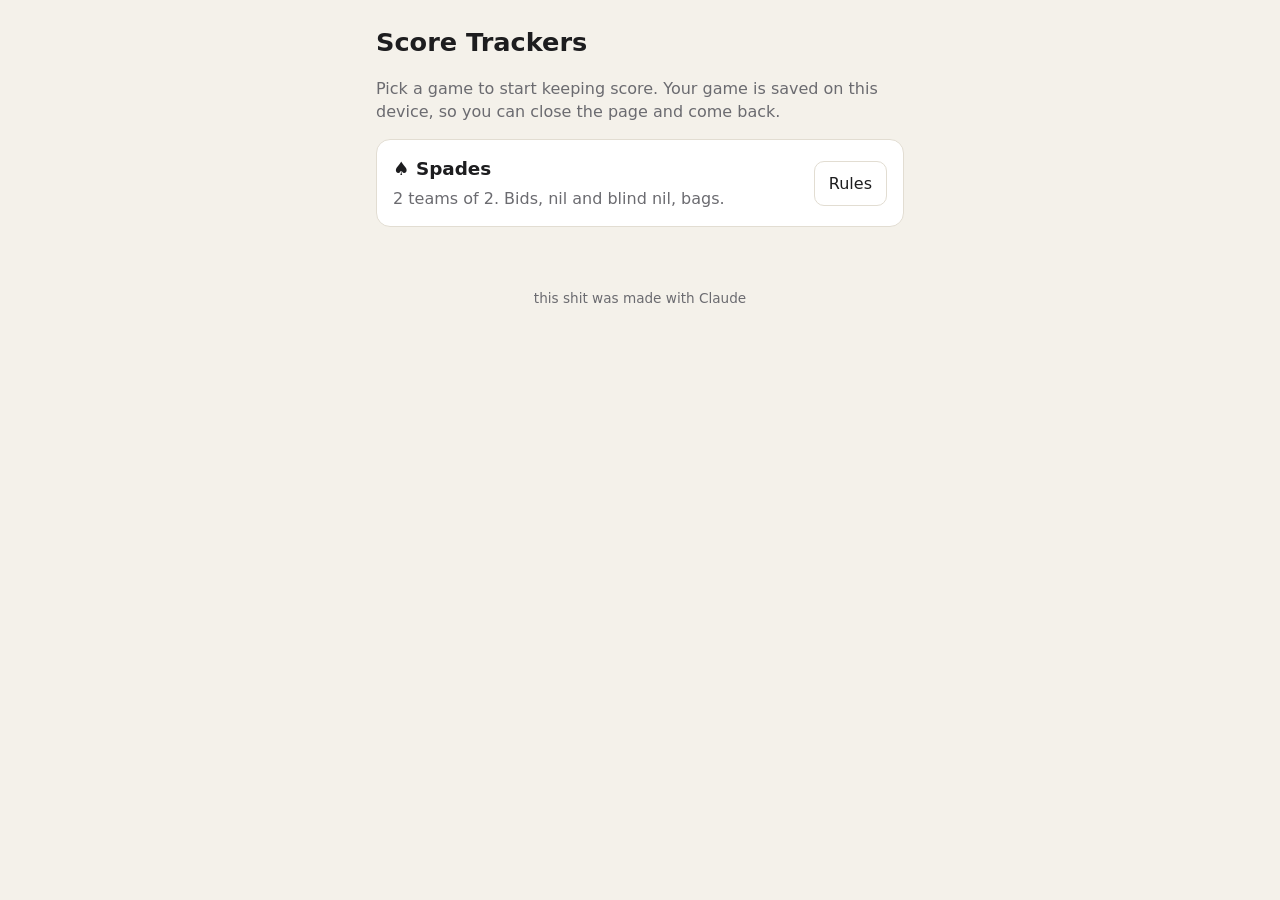
<file: index.html>
<!doctype html>
<html lang="en">
<head>
  <meta charset="utf-8">
  <meta name="viewport" content="width=device-width, initial-scale=1">
  <title>Score Trackers</title>
  <meta name="description" content="Free score trackers for card games.">
  <link rel="stylesheet" href="style.css?v=4">
</head>
<body>
  <main class="page">
    <h1>Score Trackers</h1>
    <p class="muted">Pick a game to start keeping score. Your game is saved on this device, so you can close the page and come back.</p>

    <!-- To add a game: create a folder for it (like spades/) and add an <li> here,
         with links to its tracker and its rules page. -->
    <ul class="game-list">
      <li class="card">
        <a class="game-link" href="spades/index.html">
          <h2>&spades; Spades</h2>
          <p class="muted">2 teams of 2. Bids, nil and blind nil, bags.</p>
        </a>
        <a class="btn" href="spades/rules.html">Rules</a>
      </li>
    </ul>
  </main>
  <footer class="site-footer">this shit was made with Claude</footer>
</body>
</html>
</file>
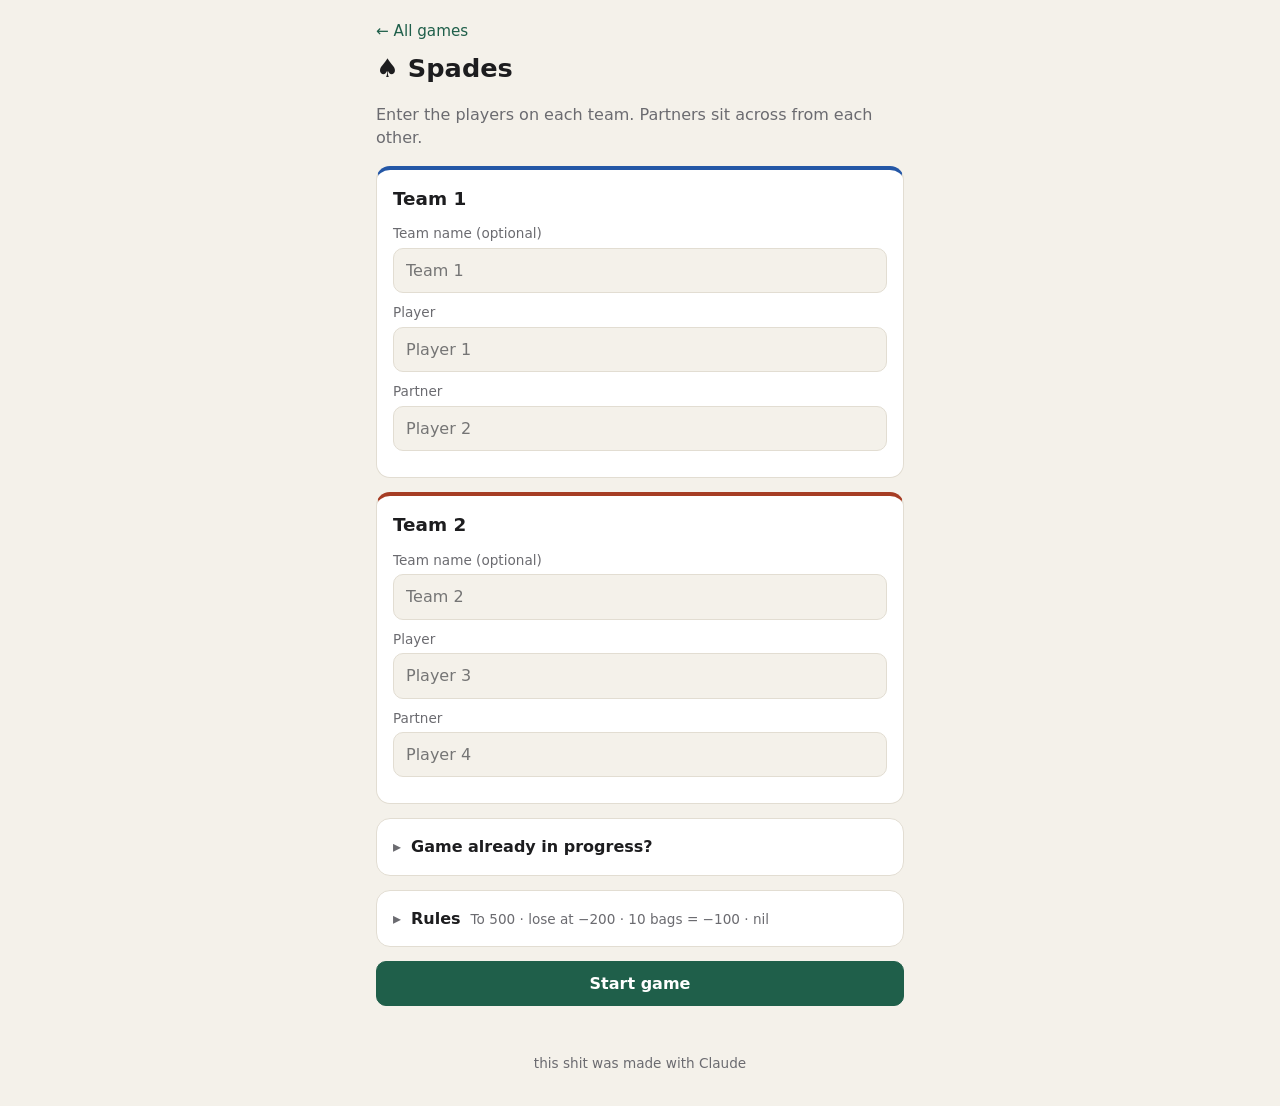
<file: spades/index.html>
<!doctype html>
<html lang="en">
<head>
  <meta charset="utf-8">
  <meta name="viewport" content="width=device-width, initial-scale=1">
  <title>Spades Score Tracker</title>
  <meta name="description" content="Keep score for a game of Spades: bids, nil, blind nil and bags.">
  <link rel="stylesheet" href="../style.css?v=4">
  <link rel="stylesheet" href="spades.css?v=4">
</head>
<body>
  <main class="page">
    <a class="back-link" href="../index.html">&larr; All games</a>
    <h1>&spades; Spades</h1>
    <div id="app"></div>
    <noscript>This score tracker needs JavaScript turned on.</noscript>
  </main>
  <footer class="site-footer">this shit was made with Claude</footer>
  <script src="scoring.js?v=4"></script>
  <script src="spades.js?v=4"></script>
</body>
</html>
</file>
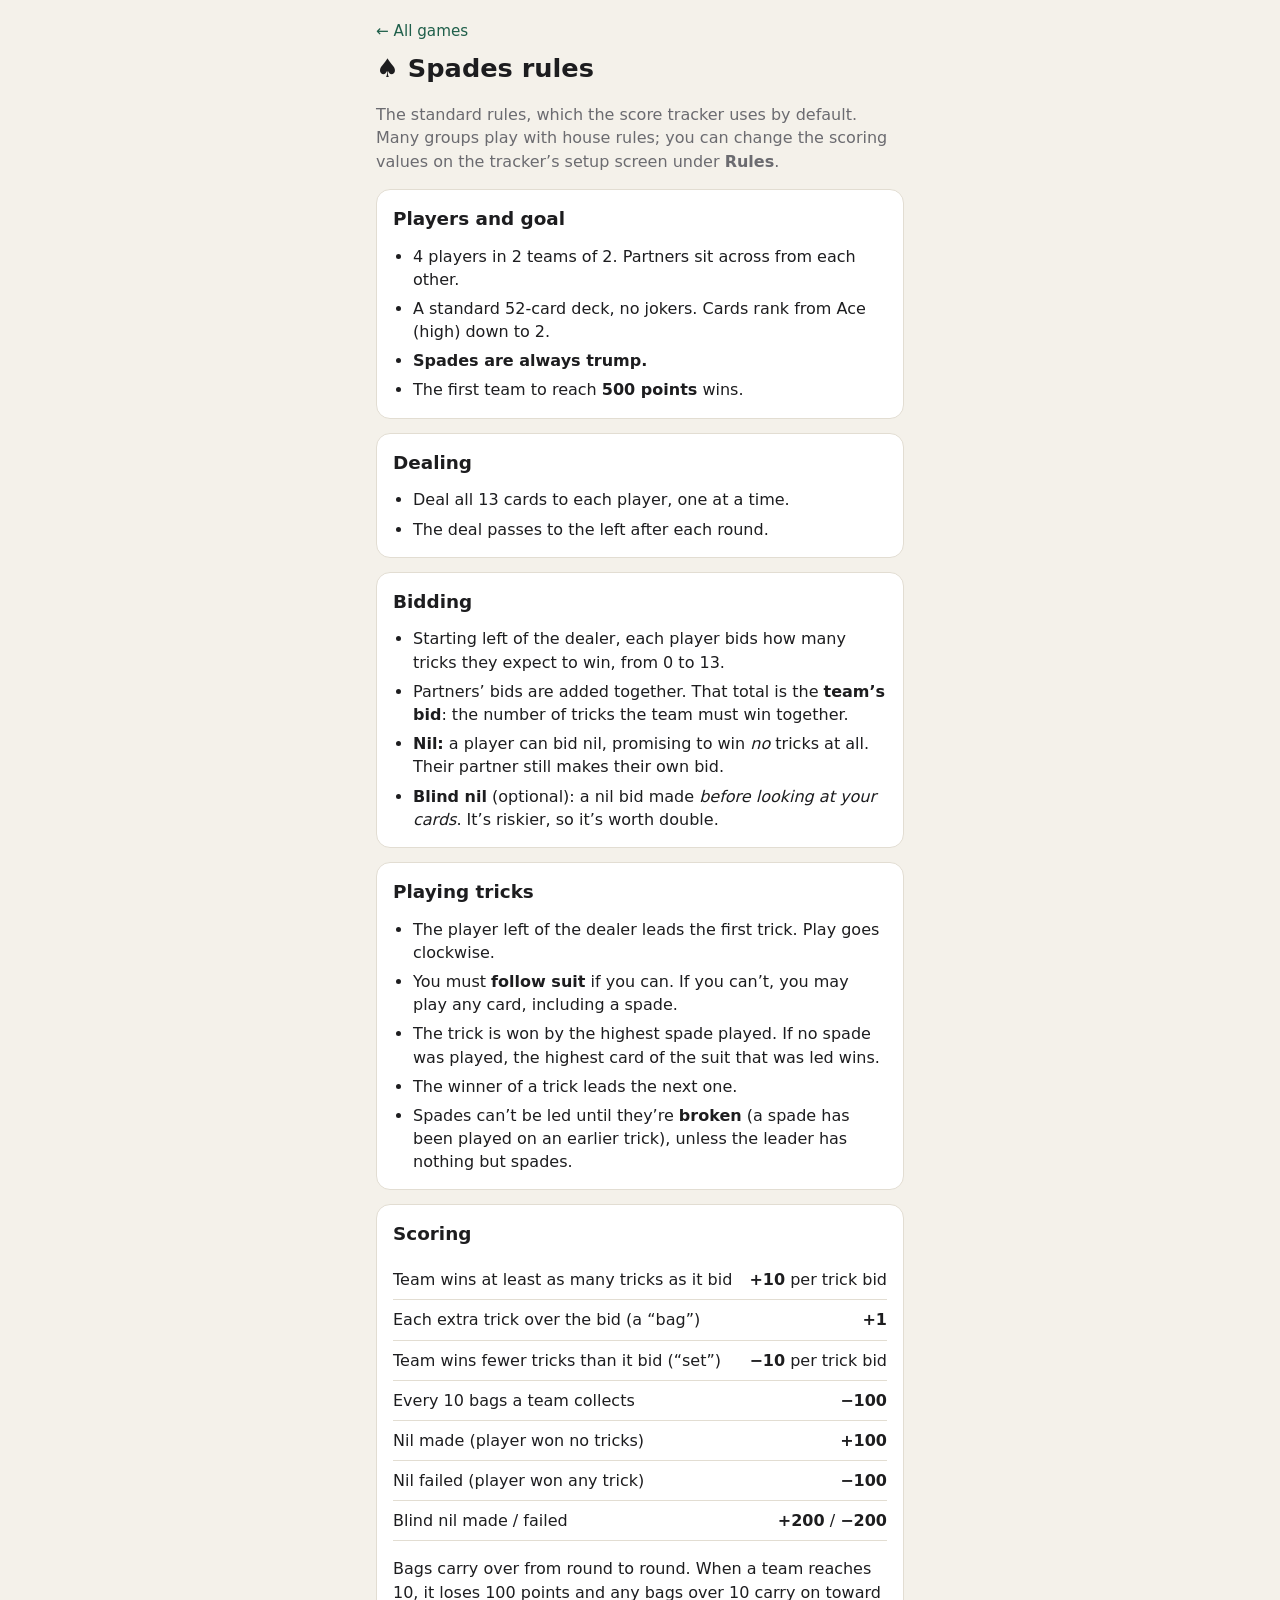
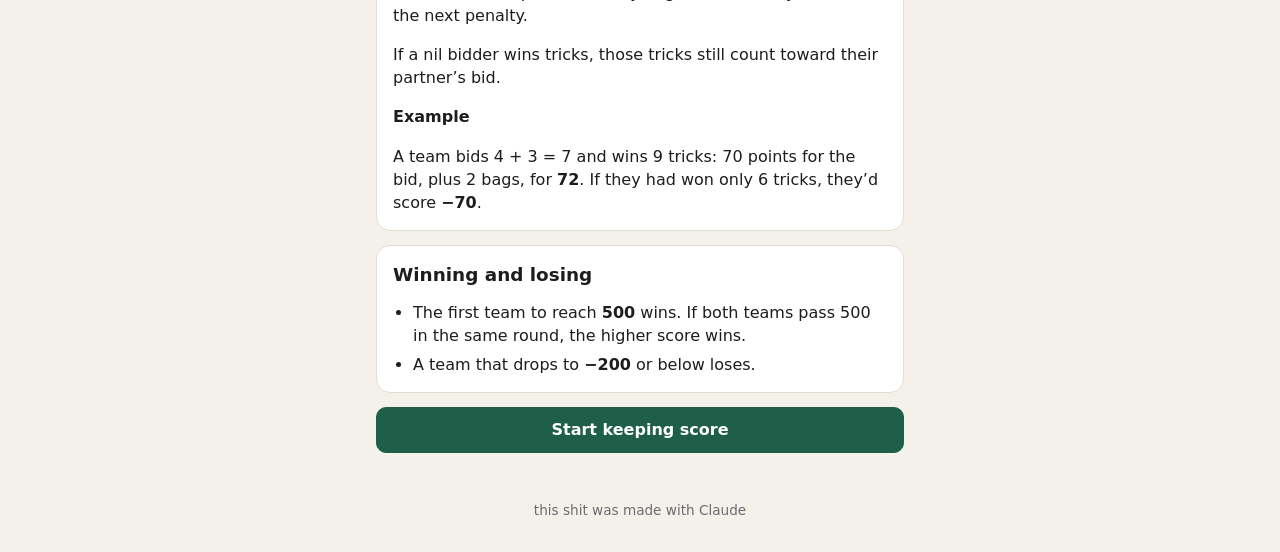
<file: spades/rules.html>
<!doctype html>
<html lang="en">
<head>
  <meta charset="utf-8">
  <meta name="viewport" content="width=device-width, initial-scale=1">
  <title>Spades Rules</title>
  <meta name="description" content="How to play Spades: dealing, bidding, nil, playing tricks and scoring.">
  <link rel="stylesheet" href="../style.css?v=4">
</head>
<body>
  <main class="page rules">
    <a class="back-link" href="../index.html">&larr; All games</a>
    <h1>&spades; Spades rules</h1>
    <p class="muted">The standard rules, which the score tracker uses by default. Many groups play with house rules; you can change the scoring values on the tracker&rsquo;s setup screen under <strong>Rules</strong>.</p>

    <section class="card">
      <h2>Players and goal</h2>
      <ul>
        <li>4 players in 2 teams of 2. Partners sit across from each other.</li>
        <li>A standard 52-card deck, no jokers. Cards rank from Ace (high) down to 2.</li>
        <li><strong>Spades are always trump.</strong></li>
        <li>The first team to reach <strong>500 points</strong> wins.</li>
      </ul>
    </section>

    <section class="card">
      <h2>Dealing</h2>
      <ul>
        <li>Deal all 13 cards to each player, one at a time.</li>
        <li>The deal passes to the left after each round.</li>
      </ul>
    </section>

    <section class="card">
      <h2>Bidding</h2>
      <ul>
        <li>Starting left of the dealer, each player bids how many tricks they expect to win, from 0 to 13.</li>
        <li>Partners&rsquo; bids are added together. That total is the <strong>team&rsquo;s bid</strong>: the number of tricks the team must win together.</li>
        <li><strong>Nil:</strong> a player can bid nil, promising to win <em>no</em> tricks at all. Their partner still makes their own bid.</li>
        <li><strong>Blind nil</strong> (optional): a nil bid made <em>before looking at your cards</em>. It&rsquo;s riskier, so it&rsquo;s worth double.</li>
      </ul>
    </section>

    <section class="card">
      <h2>Playing tricks</h2>
      <ul>
        <li>The player left of the dealer leads the first trick. Play goes clockwise.</li>
        <li>You must <strong>follow suit</strong> if you can. If you can&rsquo;t, you may play any card, including a spade.</li>
        <li>The trick is won by the highest spade played. If no spade was played, the highest card of the suit that was led wins.</li>
        <li>The winner of a trick leads the next one.</li>
        <li>Spades can&rsquo;t be led until they&rsquo;re <strong>broken</strong> (a spade has been played on an earlier trick), unless the leader has nothing but spades.</li>
      </ul>
    </section>

    <section class="card">
      <h2>Scoring</h2>
      <table class="rules-table">
        <tbody>
          <tr><td>Team wins at least as many tricks as it bid</td><td><strong>+10</strong> per trick bid</td></tr>
          <tr><td>Each extra trick over the bid (a &ldquo;bag&rdquo;)</td><td><strong>+1</strong></td></tr>
          <tr><td>Team wins fewer tricks than it bid (&ldquo;set&rdquo;)</td><td><strong>&minus;10</strong> per trick bid</td></tr>
          <tr><td>Every 10 bags a team collects</td><td><strong>&minus;100</strong></td></tr>
          <tr><td>Nil made (player won no tricks)</td><td><strong>+100</strong></td></tr>
          <tr><td>Nil failed (player won any trick)</td><td><strong>&minus;100</strong></td></tr>
          <tr><td>Blind nil made / failed</td><td><strong>+200</strong> / <strong>&minus;200</strong></td></tr>
        </tbody>
      </table>
      <p>Bags carry over from round to round. When a team reaches 10, it loses 100 points and any bags over 10 carry on toward the next penalty.</p>
      <p>If a nil bidder wins tricks, those tricks still count toward their partner&rsquo;s bid.</p>
      <h3>Example</h3>
      <p>A team bids 4 + 3 = 7 and wins 9 tricks: 70 points for the bid, plus 2 bags, for <strong>72</strong>. If they had won only 6 tricks, they&rsquo;d score <strong>&minus;70</strong>.</p>
    </section>

    <section class="card">
      <h2>Winning and losing</h2>
      <ul>
        <li>The first team to reach <strong>500</strong> wins. If both teams pass 500 in the same round, the higher score wins.</li>
        <li>A team that drops to <strong>&minus;200</strong> or below loses.</li>
      </ul>
    </section>

    <a class="btn btn-primary btn-block" href="index.html">Start keeping score</a>
  </main>
  <footer class="site-footer">this shit was made with Claude</footer>
</body>
</html>
</file>
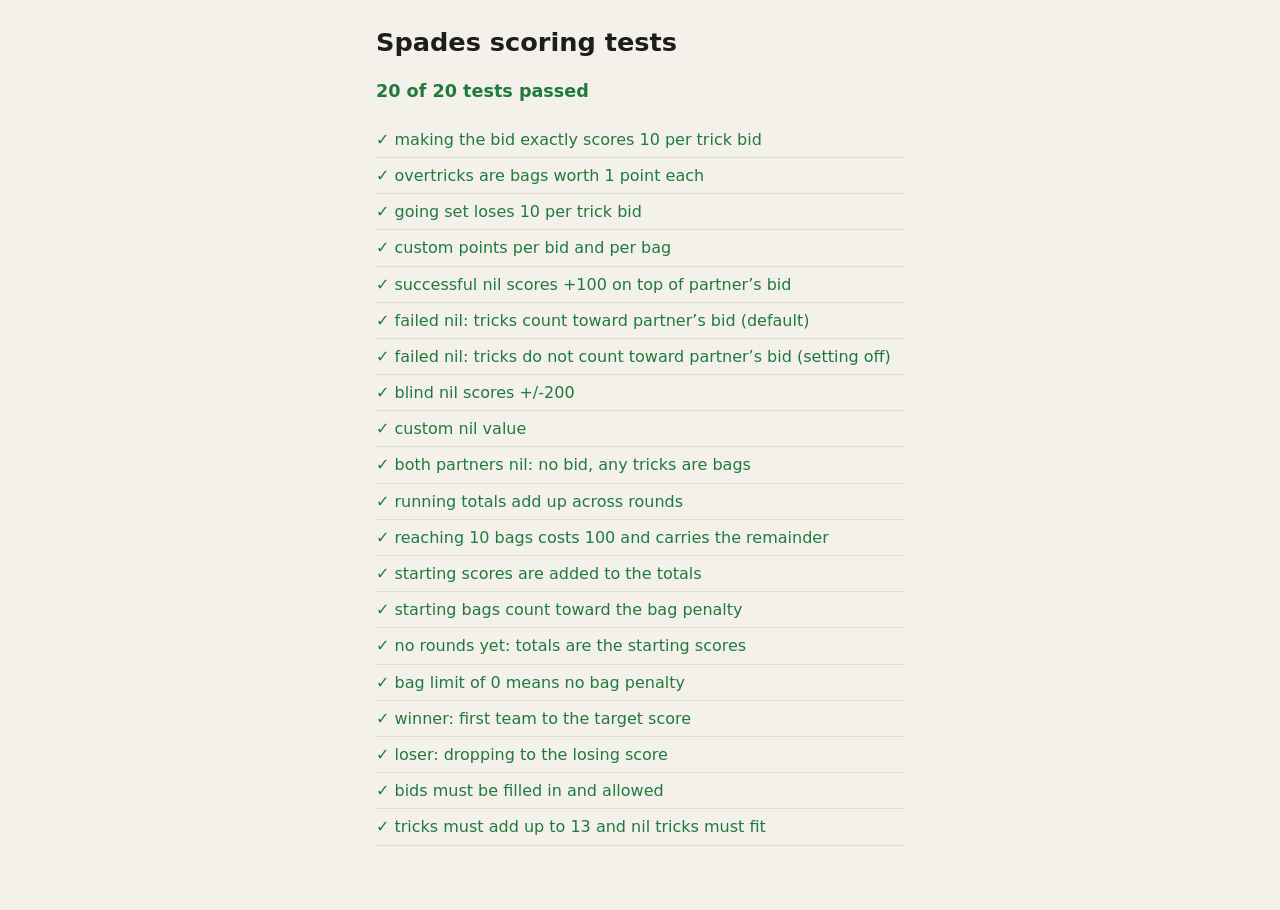
<file: spades/scoring.test.html>
<!doctype html>
<html lang="en">
<head>
  <meta charset="utf-8">
  <meta name="viewport" content="width=device-width, initial-scale=1">
  <title>Spades scoring tests</title>
  <link rel="stylesheet" href="../style.css?v=4">
  <style>
    #results ul { list-style: none; padding: 0; }
    #results li { padding: 6px 0; border-bottom: 1px solid var(--border); }
    #results .pass { color: var(--good); }
    #results .fail { color: var(--bad); }
    .summary { font-weight: 700; font-size: 1.1rem; }
  </style>
</head>
<body>
  <main class="page">
    <h1>Spades scoring tests</h1>
    <div id="results"></div>
  </main>
  <script src="scoring.js?v=4"></script>
  <script src="scoring.test.js?v=4"></script>
</body>
</html>
</file>
<file: style.css>
/* Shared styles for every page on the site. */

:root {
  --bg: #f4f1ea;
  --card: #ffffff;
  --text: #1d1d1f;
  --muted: #6b6b70;
  --border: #e2ddd2;
  --accent: #1f5f4a;        /* card-table green */
  --accent-text: #ffffff;
  --accent-soft: #e3efe9;
  --good: #1f7a3d;
  --bad: #b3261e;
  --team0: #2457a6;
  --team1: #a63d24;
  --radius: 14px;
  color-scheme: light;
}

@media (prefers-color-scheme: dark) {
  :root {
    --bg: #141615;
    --card: #1f2321;
    --text: #ececec;
    --muted: #9a9e9c;
    --border: #333836;
    --accent: #3f9c7a;
    --accent-text: #0d1411;
    --accent-soft: #23332c;
    --good: #5cc47e;
    --bad: #f07167;
    --team0: #7aa7ee;
    --team1: #ee9a7a;
    color-scheme: dark;
  }
}

* { box-sizing: border-box; }

body {
  margin: 0;
  background: var(--bg);
  color: var(--text);
  font-family: system-ui, -apple-system, "Segoe UI", Roboto, sans-serif;
  font-size: 16px;
  line-height: 1.45;
  -webkit-tap-highlight-color: transparent;
}

.page {
  max-width: 560px;
  margin: 0 auto;
  padding: 16px 16px 48px;
}

h1 { font-size: 1.6rem; margin: 8px 0 16px; }
h2 { font-size: 1.15rem; margin: 0 0 12px; }
h3 { font-size: 1rem; margin: 0 0 8px; }
a { color: var(--accent); }

.back-link {
  display: inline-block;
  margin-top: 4px;
  font-size: 0.95rem;
  text-decoration: none;
}

.muted { color: var(--muted); }

.card {
  background: var(--card);
  border: 1px solid var(--border);
  border-radius: var(--radius);
  padding: 16px;
  margin-bottom: 14px;
}

/* --- Buttons ------------------------------------------------------------ */

/* .btn makes a link look like a button. */
button,
.btn {
  font: inherit;
  cursor: pointer;
  border-radius: 10px;
  border: 1px solid var(--border);
  background: var(--card);
  color: var(--text);
  padding: 10px 14px;
  min-height: 44px;
}
.btn {
  display: inline-flex;
  align-items: center;
  justify-content: center;
  text-decoration: none;
}
.btn:hover { border-color: var(--accent); }
button:disabled { opacity: 0.45; cursor: default; }

.btn-block { width: 100%; }

.btn-primary {
  background: var(--accent);
  border-color: var(--accent);
  color: var(--accent-text);
  font-weight: 600;
}

.btn-small { min-height: 32px; padding: 4px 10px; font-size: 0.85rem; }

.btn-row {
  display: flex;
  gap: 10px;
  margin-top: 8px;
}
.btn-row > button { flex: 1; }

/* --- Forms ------------------------------------------------------------- */

label { display: block; }

input[type="text"],
input[type="number"] {
  font: inherit;
  width: 100%;
  padding: 10px 12px;
  border-radius: 10px;
  border: 1px solid var(--border);
  background: var(--bg);
  color: var(--text);
}

.field { margin-bottom: 10px; }
.field > span { display: block; font-size: 0.85rem; color: var(--muted); margin-bottom: 4px; }

.error {
  color: var(--bad);
  font-weight: 600;
  margin: 10px 0 0;
}

/* --- Footer (on every page) -------------------------------------------- */

.site-footer {
  text-align: center;
  color: var(--muted);
  font-size: 0.85rem;
  padding: 0 16px 32px;
}

/* --- Home page game list ----------------------------------------------- */

.game-list { list-style: none; padding: 0; margin: 0; }
.game-list li {
  display: flex;
  align-items: center;
  gap: 12px;
}
.game-list li:has(.game-link:hover),
.game-list li:has(.game-link:focus-visible) { border-color: var(--accent); }
.game-link {
  flex: 1;
  min-width: 0;
  text-decoration: none;
  color: inherit;
}
.game-link h2 { margin-bottom: 4px; }
.game-link p { margin: 0; }

/* --- Rules pages ------------------------------------------------------- */

.rules ul { margin: 0; padding-left: 20px; }
.rules li + li { margin-top: 6px; }
.rules section p:last-child { margin-bottom: 0; }
.rules h3 { margin-top: 16px; }

.rules-table { width: 100%; border-collapse: collapse; }
.rules-table td {
  padding: 8px 0;
  border-bottom: 1px solid var(--border);
  vertical-align: top;
}
.rules-table td:last-child { text-align: right; white-space: nowrap; padding-left: 12px; }
</file>
<file: spades/spades.css>
/* Styles only used by the Spades tracker. Shared styles are in ../style.css. */

.small { font-size: 0.85rem; }


.tag {
  display: inline-block;
  font-size: 0.75rem;
  font-weight: 600;
  padding: 1px 8px;
  border-radius: 999px;
  background: var(--accent-soft);
  color: var(--accent);
  vertical-align: middle;
}

.team-0 { --team: var(--team0); }
.team-1 { --team: var(--team1); }

.team-card { border-top: 4px solid var(--team); }

/* --- Setup: rules panel ------------------------------------------------ */

details.card summary {
  cursor: pointer;
  list-style: none;
  display: flex;
  flex-wrap: wrap;
  gap: 4px 10px;
  align-items: baseline;
}
details.card summary::-webkit-details-marker { display: none; }
details.card summary::before { content: "\25B8"; color: var(--muted); }
details.card[open] summary::before { content: "\25BE"; }
.panel-body { margin-top: 14px; }

/* --- Setup: starting scores -------------------------------------------- */

.start-team h3 { color: var(--team); }
.start-inputs { display: flex; gap: 10px; }
.start-inputs .field { flex: 1; }

.check {
  display: flex;
  gap: 10px;
  align-items: flex-start;
  margin-bottom: 12px;
}
.check input { width: 20px; height: 20px; margin: 2px 0 0; flex-shrink: 0; accent-color: var(--accent); }

/* --- Scoreboard -------------------------------------------------------- */

.scoreboard {
  display: grid;
  grid-template-columns: 1fr 1fr;
  gap: 10px;
}

.score {
  background: var(--card);
  border: 1px solid var(--border);
  border-top: 4px solid var(--team);
  border-radius: var(--radius);
  padding: 12px;
  text-align: center;
  min-width: 0;
}
.score.winner { border-color: var(--team); box-shadow: 0 0 0 2px var(--team) inset; }
.score-name { font-weight: 700; color: var(--team); overflow-wrap: anywhere; }
.score-players { overflow-wrap: anywhere; }
.score-total { font-size: 2.2rem; font-weight: 800; line-height: 1.1; margin: 4px 0; font-variant-numeric: tabular-nums; }

.rules-line { text-align: center; margin: 8px 0 14px; }

/* --- Bidding / tricks -------------------------------------------------- */

.team-block {
  border-left: 4px solid var(--team);
  padding: 4px 0 4px 12px;
  margin: 14px 0;
}
.team-block-head {
  display: flex;
  justify-content: space-between;
  align-items: baseline;
  gap: 8px;
  margin-bottom: 6px;
  color: var(--team);
}

.player-row {
  display: flex;
  justify-content: space-between;
  align-items: center;
  gap: 10px;
  padding: 8px 0;
}
.player-row + .player-row { border-top: 1px solid var(--border); }
.player-row.sub { padding-left: 12px; }
.player-name { min-width: 0; overflow-wrap: anywhere; }

.player-controls {
  display: flex;
  flex-direction: column;
  align-items: flex-end;
  gap: 6px;
}

.stepper {
  display: inline-flex;
  align-items: center;
  border: 1px solid var(--border);
  border-radius: 12px;
  overflow: hidden;
  flex-shrink: 0;
}
.stepper button {
  border: 0;
  border-radius: 0;
  width: 48px;
  min-height: 48px;
  font-size: 1.4rem;
  background: var(--bg);
}
.stepper output {
  width: 44px;
  text-align: center;
  font-size: 1.3rem;
  font-weight: 700;
  font-variant-numeric: tabular-nums;
}
.stepper output.empty { color: var(--muted); font-weight: 400; }

.nil-buttons { display: flex; gap: 6px; }
.toggle.on {
  background: var(--accent);
  border-color: var(--accent);
  color: var(--accent-text);
}

/* --- Result ------------------------------------------------------------ */

.line {
  display: flex;
  justify-content: space-between;
  gap: 10px;
  padding: 3px 0;
}
.line.total { border-top: 1px solid var(--border); margin-top: 4px; padding-top: 6px; font-weight: 700; }
.pos { color: var(--good); }
.neg { color: var(--bad); }

.game-over {
  text-align: center;
  background: var(--accent-soft);
  border-radius: var(--radius);
  padding: 14px;
  margin: 10px 0;
}
.game-over p { margin: 0; }
.game-over-title { font-size: 1.4rem; font-weight: 800; }

/* --- On-page confirm box ---------------------------------------------- */

.confirm { border-color: var(--accent); margin-top: 8px; }
.confirm p { margin: 0 0 6px; font-weight: 600; }

/* --- History table ----------------------------------------------------- */

.history {
  width: 100%;
  border-collapse: collapse;
  font-variant-numeric: tabular-nums;
}
.history th, .history td {
  text-align: left;
  padding: 8px 6px;
  border-bottom: 1px solid var(--border);
  vertical-align: top;
}
.history th { font-size: 0.85rem; color: var(--team, var(--muted)); overflow-wrap: anywhere; }
.history .num { width: 1.5em; color: var(--muted); }
.history .actions { text-align: right; width: 1%; }
.history tr.editing td { background: var(--accent-soft); }
</file>
